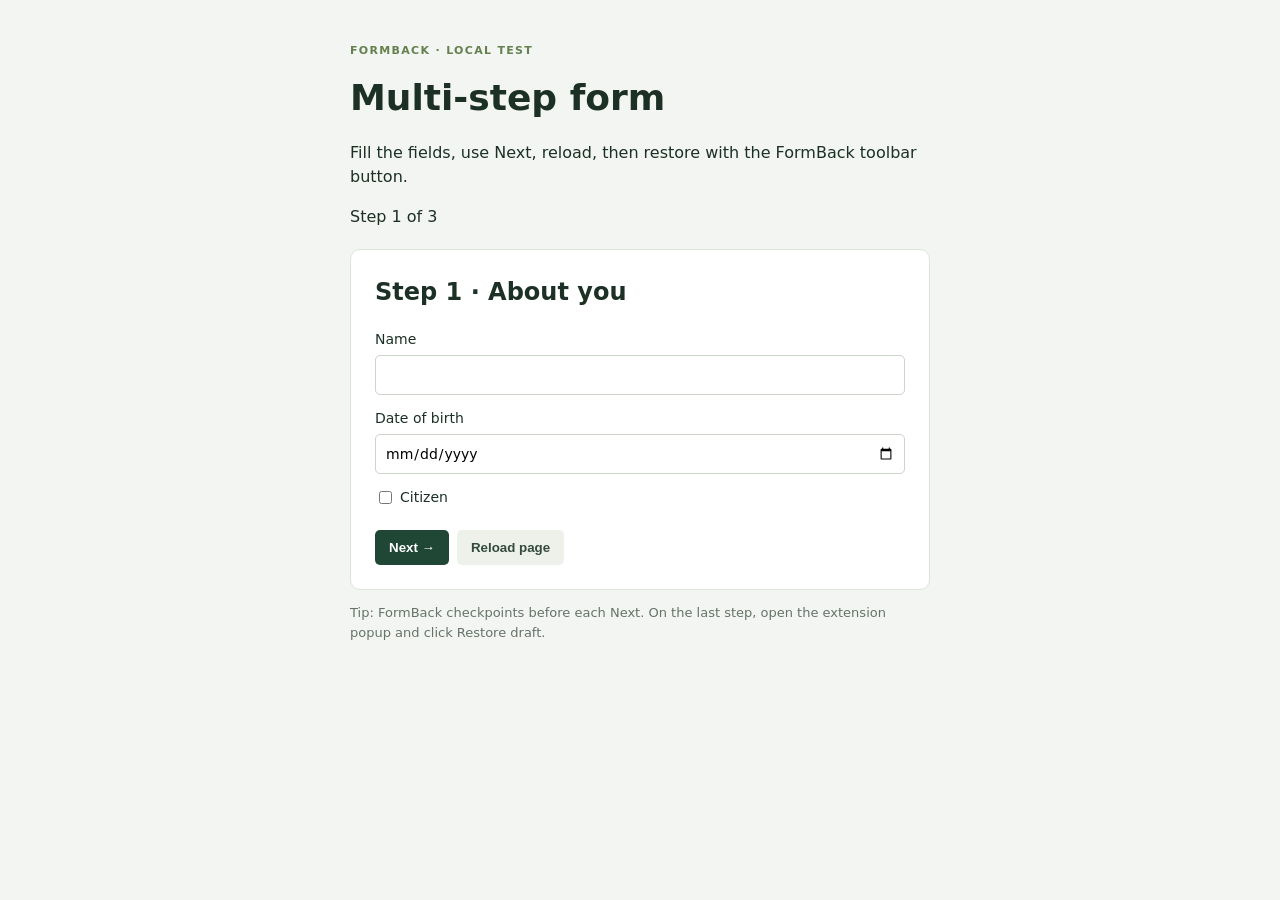
<file: formback-test-site/index.html>
<!doctype html>
<html lang="en">
<head><meta charset="utf-8"><meta name="viewport" content="width=device-width,initial-scale=1"><title>FormBack test form</title><link rel="stylesheet" href="styles.css"><script src="app.js" defer></script></head>
<body>
<main>
  <p class="eyebrow">FORMBACK · LOCAL TEST</p><h1>Multi-step form</h1>
  <p>Fill the fields, use Next, reload, then restore with the FormBack toolbar button.</p>
  <p id="step-label"></p><form id="test-form" data-formback-flow="formback-local-test">
    <section class="step" data-formback-step="1"><h2>Step 1 · About you</h2><label>Name<input name="name" autocomplete="name" required></label><label>Date of birth<input type="date" name="birthDate" required></label><label><input type="checkbox" name="citizen"> Citizen</label></section>
    <section class="step" data-formback-step="2" hidden><h2>Step 2 · Contact</h2><label>Email<input type="email" name="email" required></label><label>Phone<input type="tel" name="phone" required></label><label>Contact method<select name="contactMethod" required><option value="">Choose</option><option>Email</option><option>Phone</option></select></label></section>
    <section class="step" data-formback-step="3" hidden><h2>Step 3 · Address</h2><label>Street<input name="street" required></label><label>City<input name="city" required></label><label>Province<select name="province" required><option value="">Choose</option><option>Koshi</option><option>Madhesh</option><option>Bagmati</option><option>Gandaki</option><option>Lumbini</option><option>Karnali</option><option>Sudurpashchim</option></select></label></section>
    <section class="step" data-formback-step="4" hidden><h2>Review</h2><p>Nothing is submitted. Reload to test recovery.</p></section>
    <div class="buttons"><button id="back" type="button" class="quiet">Back</button><button id="next" type="button">Next →</button><button id="reload" type="button" class="quiet">Reload page</button></div>
  </form>
  <p class="note">Tip: FormBack checkpoints before each Next. On the last step, open the extension popup and click Restore draft.</p>
</main></body></html>
</file>
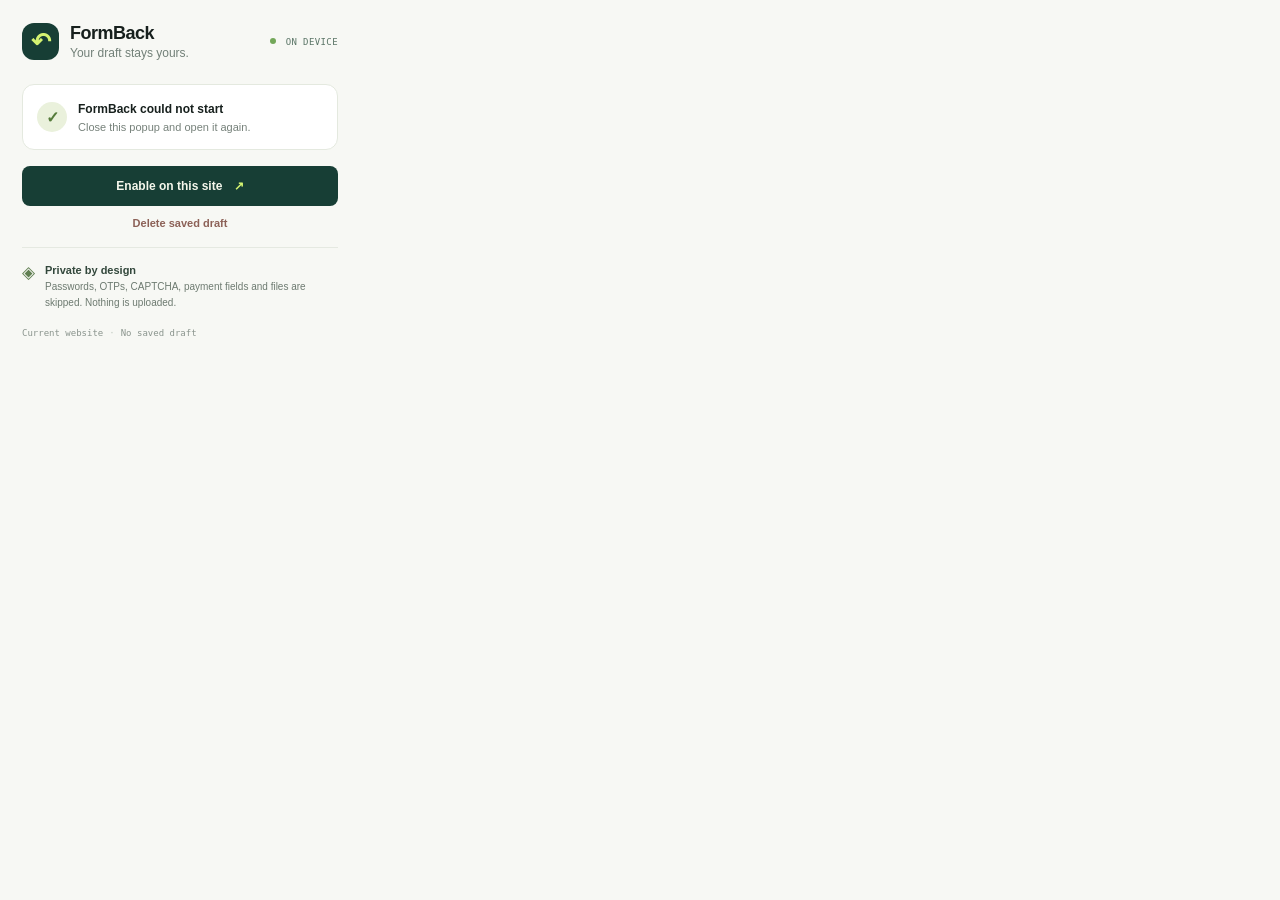
<file: popup.html>
<!doctype html>
<html lang="en">
<head><meta charset="utf-8"><meta name="viewport" content="width=device-width,initial-scale=1"><title>FormBack</title><link rel="stylesheet" href="popup.css"></head>
<body>
  <main class="panel">
    <header><div class="mark">↶</div><div><h1>FormBack</h1><p>Your draft stays yours.</p></div><span class="local"><i></i> ON DEVICE</span></header>
    <section class="status"><div class="status-icon">✓</div><div><strong id="status-title">Ready when you are</strong><p id="status-copy">Enable FormBack on this site to start local autosave.</p></div></section>
    <button id="enable-site" class="primary enable">Enable on this site <span>↗</span></button>
    <div id="actions" class="actions" hidden><button id="save" class="primary">Save this step <span>↗</span></button><button id="restore" class="secondary">Restore draft</button></div>
    <button id="delete" class="delete">Delete saved draft</button>
    <div class="rule"></div>
    <div class="privacy"><span>◈</span><p><strong>Private by design</strong><br>Passwords, OTPs, CAPTCHA, payment fields and files are skipped. Nothing is uploaded.</p></div>
    <footer><span id="site">Current website</span><span class="dot">·</span><span id="draft-state">No saved draft</span></footer>
  </main>
  <script src="popup.js"></script>
</body>
</html>
</file>
<file: formback-test-site/styles.css>
*{box-sizing:border-box}body{margin:0;padding:32px 16px;background:#f2f5f1;color:#1c3026;font:16px/1.5 system-ui,sans-serif}main{max-width:580px;margin:auto}.eyebrow{font-size:11px;letter-spacing:.12em;color:#65804f;font-weight:700}h1{font-size:36px;margin:4px 0}form{background:white;border:1px solid #dde5da;border-radius:10px;padding:24px;margin-top:20px}.step h2{margin-top:0}label{display:grid;gap:5px;margin:13px 0;font-size:14px}label:has([type=checkbox]){display:flex;align-items:center}input:not([type=checkbox]),select{height:40px;border:1px solid #cbd5c9;border-radius:5px;padding:0 9px;font:inherit}.buttons{display:flex;flex-wrap:wrap;gap:8px;margin-top:22px}button{border:0;border-radius:5px;padding:10px 14px;background:#204735;color:white;font-weight:650;cursor:pointer}.quiet{background:#edf1ea;color:#344b3a}.note{font-size:13px;color:#65736a}button:focus-visible,input:focus-visible,select:focus-visible{outline:3px solid #b1cc88}
</file>
<file: popup.css>
:root{font-family:'DM Sans',sans-serif;color:#17201d;background:#f7f8f4}*{box-sizing:border-box}body{margin:0;width:360px}.panel{padding:23px 22px 16px}header{display:flex;align-items:center;gap:11px}.mark{display:grid;place-items:center;width:37px;height:37px;border-radius:12px;background:#173e35;color:#d4f371;font-size:24px;font-weight:700}h1{font-size:18px;margin:0;letter-spacing:-.5px}header p{margin:2px 0 0;color:#728078;font-size:12px}.local{margin-left:auto;font:9px 'DM Mono',monospace;letter-spacing:.4px;color:#587364}.local i{display:inline-block;width:6px;height:6px;border-radius:50%;background:#73a759;margin:0 4px 1px 0}.status{display:flex;gap:11px;align-items:center;margin:24px 0 16px;padding:14px;border:1px solid #e4e9df;border-radius:12px;background:#fff}.status-icon{width:30px;height:30px;border-radius:50%;display:grid;place-items:center;background:#eaf1dc;color:#557b3b;font-weight:700}.status strong{font-size:12px}.status p{font-size:11px;color:#76817a;margin:3px 0 0;line-height:1.4}.actions{display:grid;grid-template-columns:1fr 1fr;gap:8px}button{border:0;border-radius:8px;height:40px;font:600 12px 'DM Sans',sans-serif;cursor:pointer}.primary{background:#173e35;color:#f5f7ec}.primary span{color:#d4f371;margin-left:8px}.secondary{background:#e8ede5;color:#284b3f}.delete{height:auto;padding:11px 0;background:transparent;color:#8c6157;font-size:11px;width:100%}.rule{height:1px;background:#e5e9e1;margin:7px 0 14px}.privacy{display:flex;gap:10px;align-items:flex-start;color:#6d7a70}.privacy>span{color:#607f51;font-size:17px}.privacy p{font-size:10px;line-height:1.55;margin:0}.privacy strong{font-size:11px;color:#32473b}.panel footer{display:flex;gap:6px;margin-top:18px;font:9px 'DM Mono',monospace;color:#8a948d}.dot{color:#c0c9bf}button:hover{filter:brightness(.96)}button:focus-visible{outline:2px solid #86a949;outline-offset:2px}
.enable{width:100%}button:disabled{opacity:.48;cursor:not-allowed}[hidden]{display:none!important}
</file>
